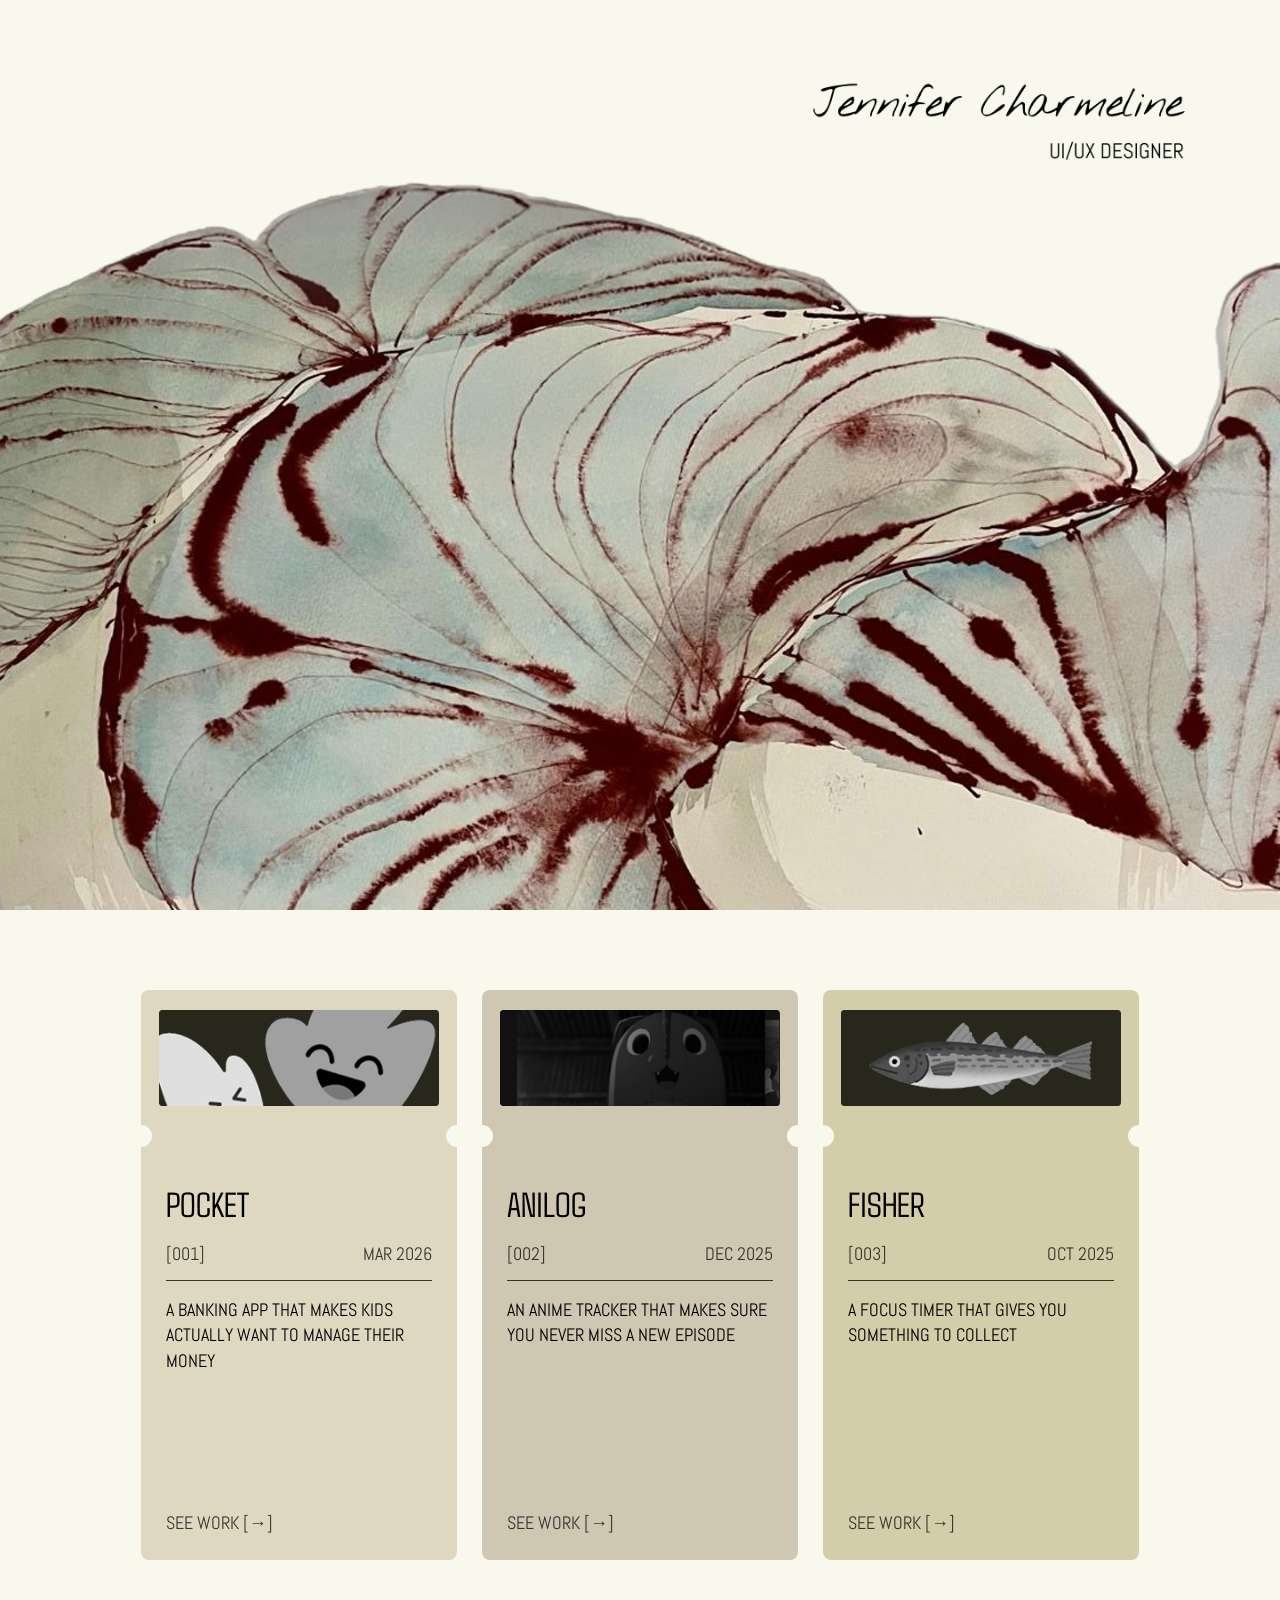
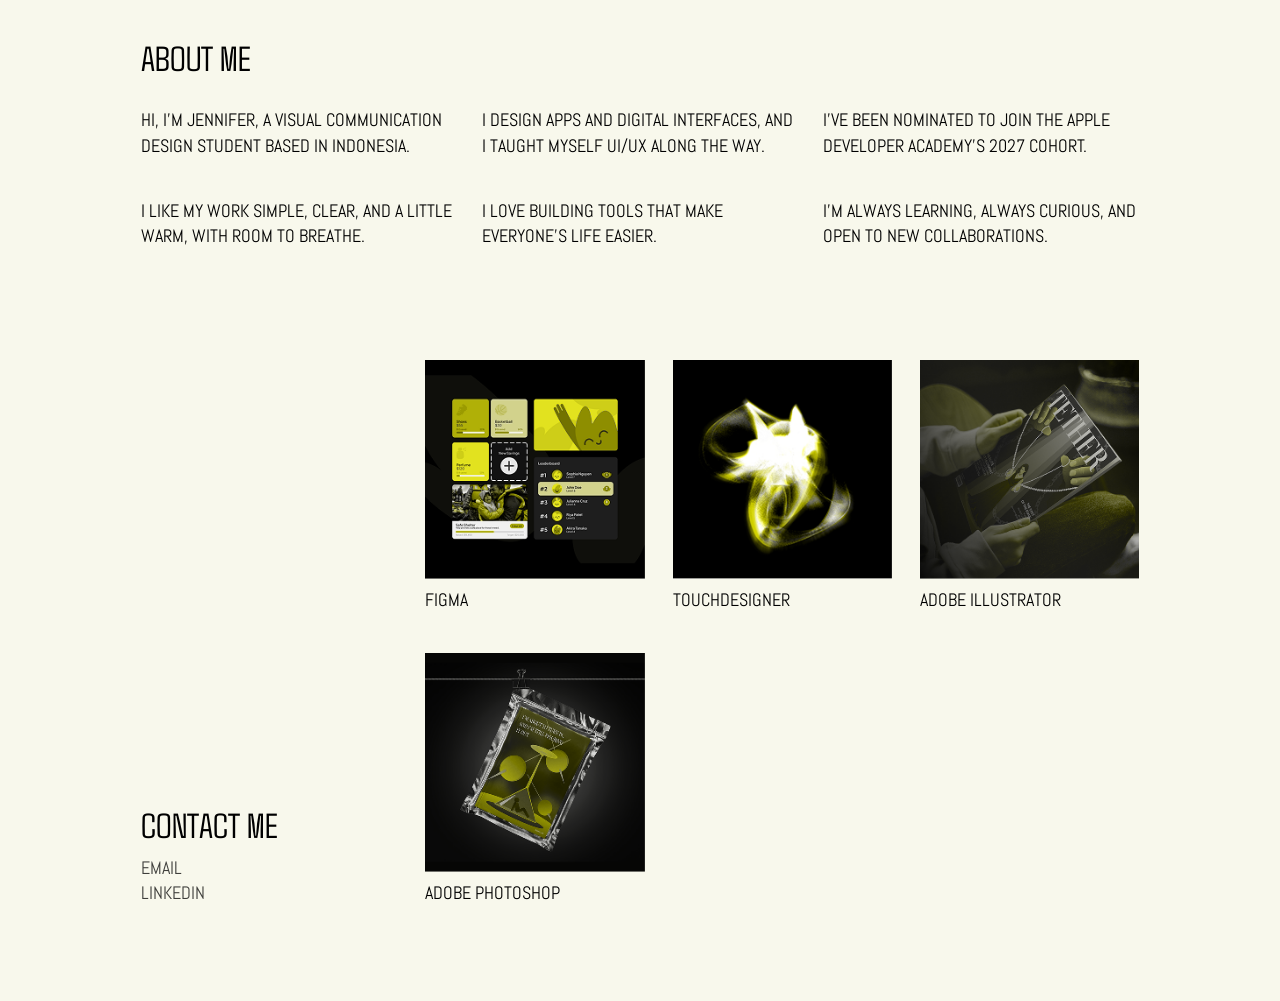
<file: index.html>
<!DOCTYPE html>
<html lang="en">
  <head>
    <meta charset="UTF-8" />
    <meta name="viewport" content="width=device-width, initial-scale=1.0" />
    <title>Jennifer Charmeline</title>
    <link rel="stylesheet" href="style.css" />
  </head>
  <body>
    <!-- HERO -->
    <header class="hero">
      <img
        src="images/HOMEPAGE HERO.png"
        alt="Jennifer Charmeline, UI/UX Designer"
      />
    </header>

    <main class="wrap">
      <!-- PROJECT CARDS -->
      <section class="cards">
        <a class="card pocket" href="pocket.html">
          <div class="card-img">
            <img src="images/POCKET CARD.png" alt="Pocket app preview" />
          </div>
          <div class="card-body">
            <h2>Pocket</h2>
            <div class="meta soft"><span>[001]</span><span>Mar 2026</span></div>
            <p>
              A banking app that makes kids actually want to manage their money
            </p>
            <p class="see soft">See work [→]</p>
          </div>
        </a>

        <a class="card anilog" href="anilog.html">
          <div class="card-img">
            <img src="images/ANILOG CARD.png" alt="AniLog app preview" />
          </div>
          <div class="card-body">
            <h2>AniLog</h2>
            <div class="meta soft"><span>[002]</span><span>Dec 2025</span></div>
            <p>An anime tracker that makes sure you never miss a new episode</p>
            <p class="see soft">See work [→]</p>
          </div>
        </a>

        <a class="card fisher" href="fisher.html">
          <div class="card-img">
            <img src="images/FISHER CARD.png" alt="Fisher app preview" />
          </div>
          <div class="card-body">
            <h2>Fisher</h2>
            <div class="meta soft"><span>[003]</span><span>Oct 2025</span></div>
            <p>A focus timer that gives you something to collect</p>
            <p class="see soft">See work [→]</p>
          </div>
        </a>
      </section>

      <!-- ABOUT ME -->
      <section class="about">
        <h2>About Me</h2>
        <div class="about-grid">
          <p>
            Hi, I’m Jennifer, a visual communication design student based in
            Indonesia.
          </p>
          <p>
            I design apps and digital interfaces, and I taught myself UI/UX
            along the way.
          </p>
          <p>
            I’ve been nominated to join the Apple Developer Academy’s 2027
            cohort.
          </p>
          <p>
            I like my work simple, clear, and a little warm, with room to
            breathe.
          </p>
          <p>I love building tools that make everyone’s life easier.</p>
          <p>
            I’m always learning, always curious, and open to new collaborations.
          </p>
        </div>
      </section>

      <!-- GALLERY + CONTACT -->
      <section class="bottom">
        <div class="contact">
          <h2>Contact Me</h2>
          <a class="soft" href="mailto:jennifercw24@gmail.com">Email</a>
          <a
            class="soft"
            href="https://linkedin.com/in/jennifercharmeline/"
            target="_blank"
            rel="noopener"
            >LinkedIn</a
          >
        </div>

        <div class="gallery">
          <figure>
            <img src="images/FIGMA.png" alt="Figma work" />
            <figcaption>Figma</figcaption>
          </figure>
          <figure>
            <img src="images/TOUCH DESIGNER.png" alt="TouchDesigner work" />
            <figcaption>TouchDesigner</figcaption>
          </figure>
          <figure>
            <img
              src="images/ADOBE ILLUSTRATOR.png"
              alt="Adobe Illustrator work"
            />
            <figcaption>Adobe Illustrator</figcaption>
          </figure>
          <figure>
            <img src="images/ADOBE PHOTOSHOP.png" alt="Adobe Photoshop work" />
            <figcaption>Adobe Photoshop</figcaption>
          </figure>
        </div>
      </section>
    </main>
  </body>
</html>
</file>
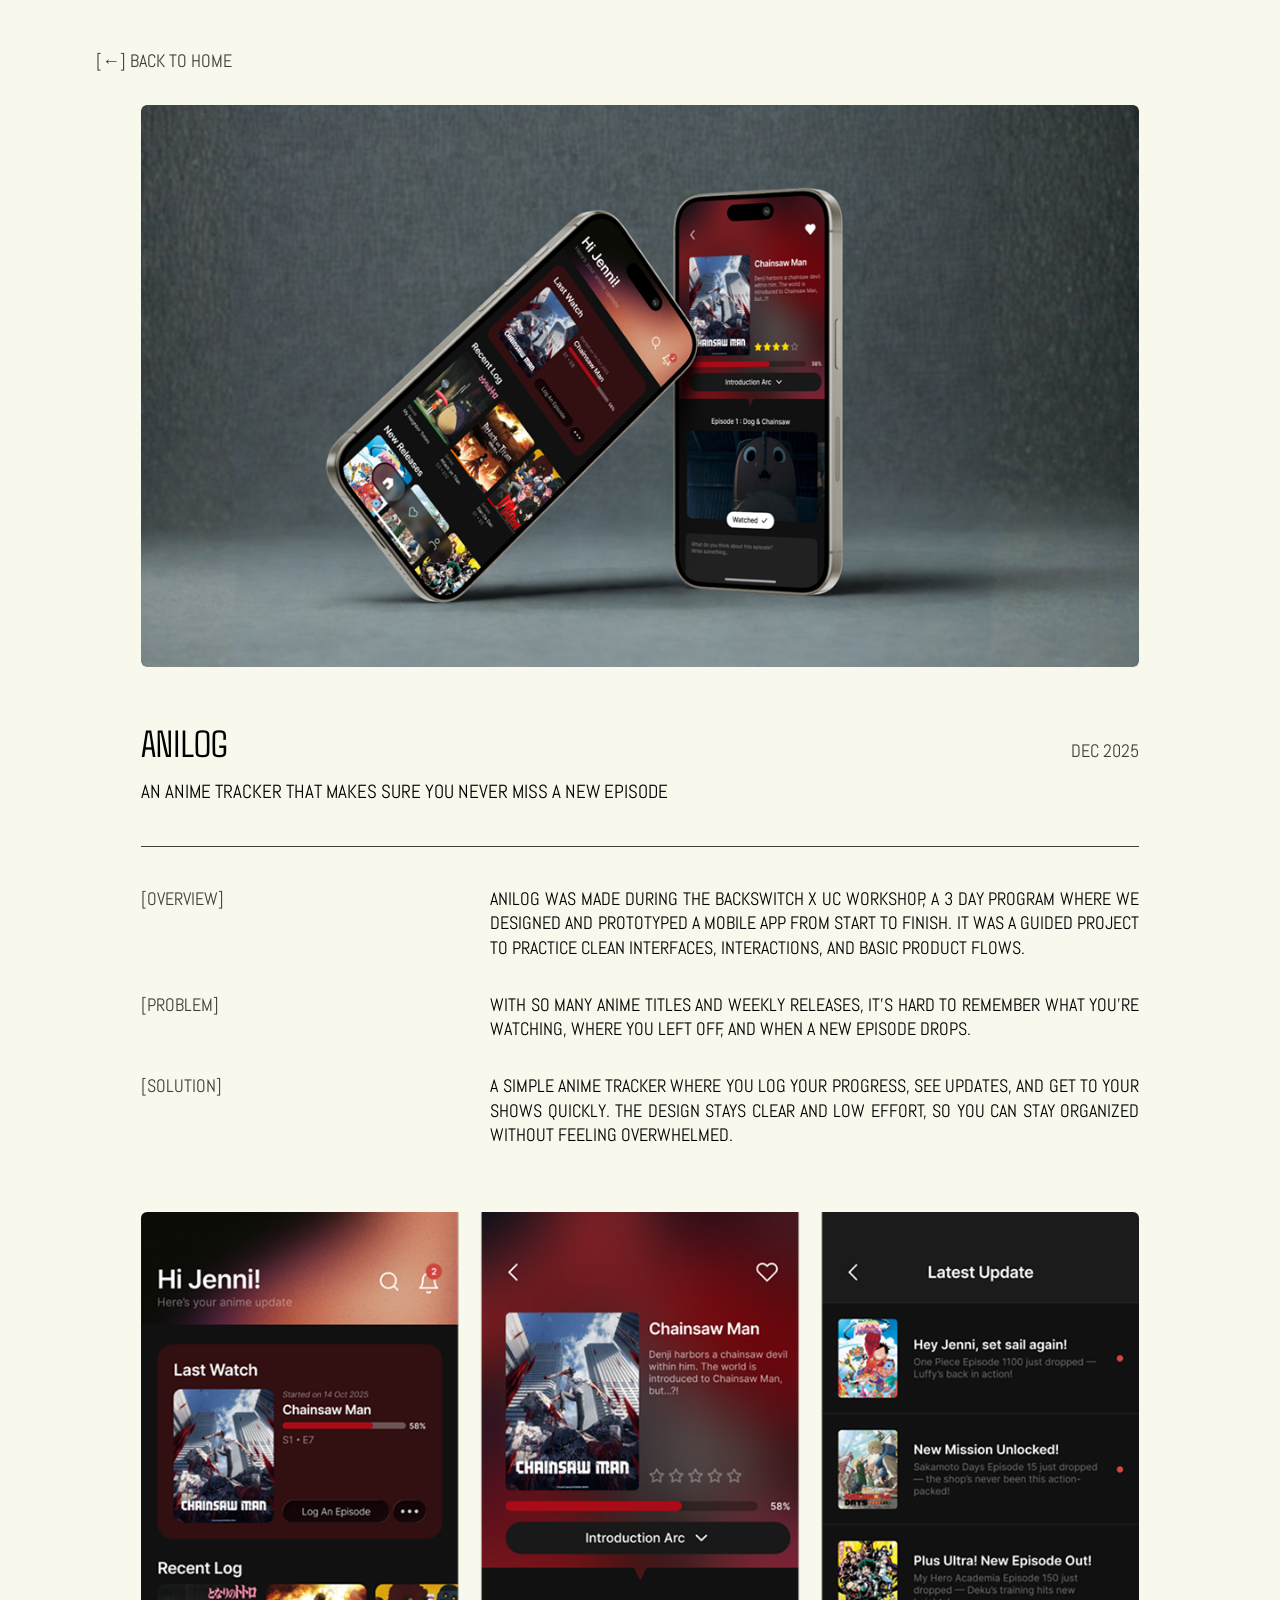
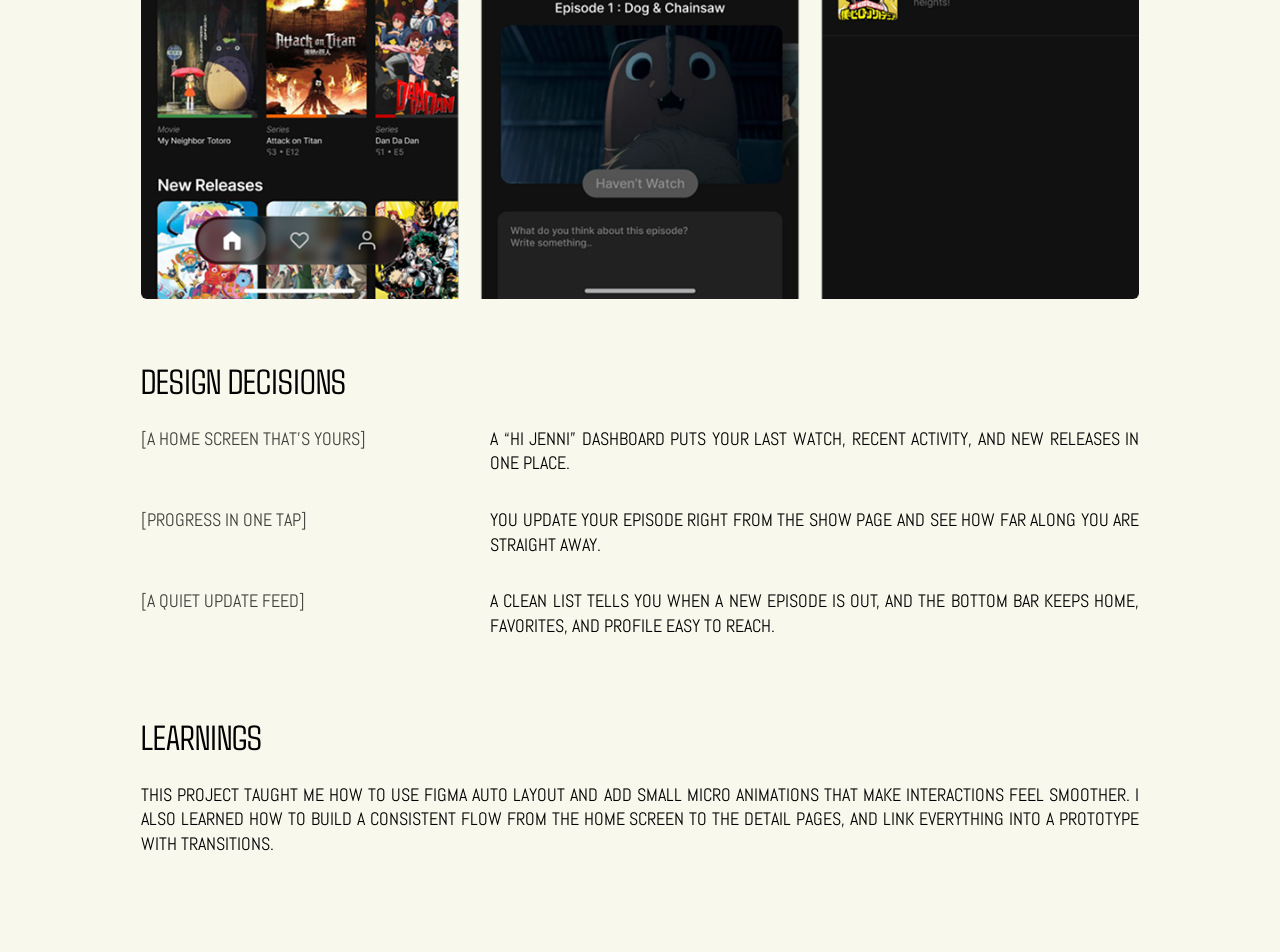
<file: anilog.html>
<!DOCTYPE html>
<html lang="en">
  <head>
    <meta charset="UTF-8" />
    <meta name="viewport" content="width=device-width, initial-scale=1.0" />
    <title>AniLog | Jennifer Charmeline</title>
    <link rel="stylesheet" href="style.css" />
  </head>
  <body>
    <a class="back soft" href="index.html">[←] Back to home</a>

    <main class="wrap">
      <!-- "wide" makes this hero 16:9 instead of 3:2 -->
      <img
        class="hero-img wide"
        src="images/ANILOG HERO.png"
        alt="AniLog app on two phones"
      />

      <div class="title-row">
        <h1>AniLog</h1>
        <p class="soft">Dec 2025</p>
      </div>
      <p class="tagline">
        An anime tracker that makes sure you never miss a new episode
      </p>
      <hr />

      <section>
        <div class="row">
          <p class="soft">[Overview]</p>
          <p>
            AniLog was made during the Backswitch x UC Workshop, a 3 day program
            where we designed and prototyped a mobile app from start to finish.
            It was a guided project to practice clean interfaces, interactions,
            and basic product flows.
          </p>
        </div>
        <div class="row">
          <p class="soft">[Problem]</p>
          <p>
            With so many anime titles and weekly releases, it’s hard to remember
            what you’re watching, where you left off, and when a new episode
            drops.
          </p>
        </div>
        <div class="row">
          <p class="soft">[Solution]</p>
          <p>
            A simple anime tracker where you log your progress, see updates, and
            get to your shows quickly. The design stays clear and low effort, so
            you can stay organized without feeling overwhelmed.
          </p>
        </div>
      </section>

      <img
        class="screens"
        src="images/ANILOG IMAGE.png"
        alt="AniLog app screens"
      />

      <section class="decisions">
        <h2>Design Decisions</h2>
        <div class="row">
          <p class="soft">[A home screen that’s yours]</p>
          <p>
            A “Hi Jenni” dashboard puts your last watch, recent activity, and
            new releases in one place.
          </p>
        </div>
        <div class="row">
          <p class="soft">[Progress in one tap]</p>
          <p>
            You update your episode right from the show page and see how far
            along you are straight away.
          </p>
        </div>
        <div class="row">
          <p class="soft">[A quiet update feed]</p>
          <p>
            A clean list tells you when a new episode is out, and the bottom bar
            keeps Home, Favorites, and Profile easy to reach.
          </p>
        </div>
      </section>

      <section class="learnings">
        <h2>Learnings</h2>
        <p>
          This project taught me how to use Figma Auto Layout and add small
          micro animations that make interactions feel smoother. I also learned
          how to build a consistent flow from the home screen to the detail
          pages, and link everything into a prototype with transitions.
        </p>
      </section>
    </main>
  </body>
</html>
</file>
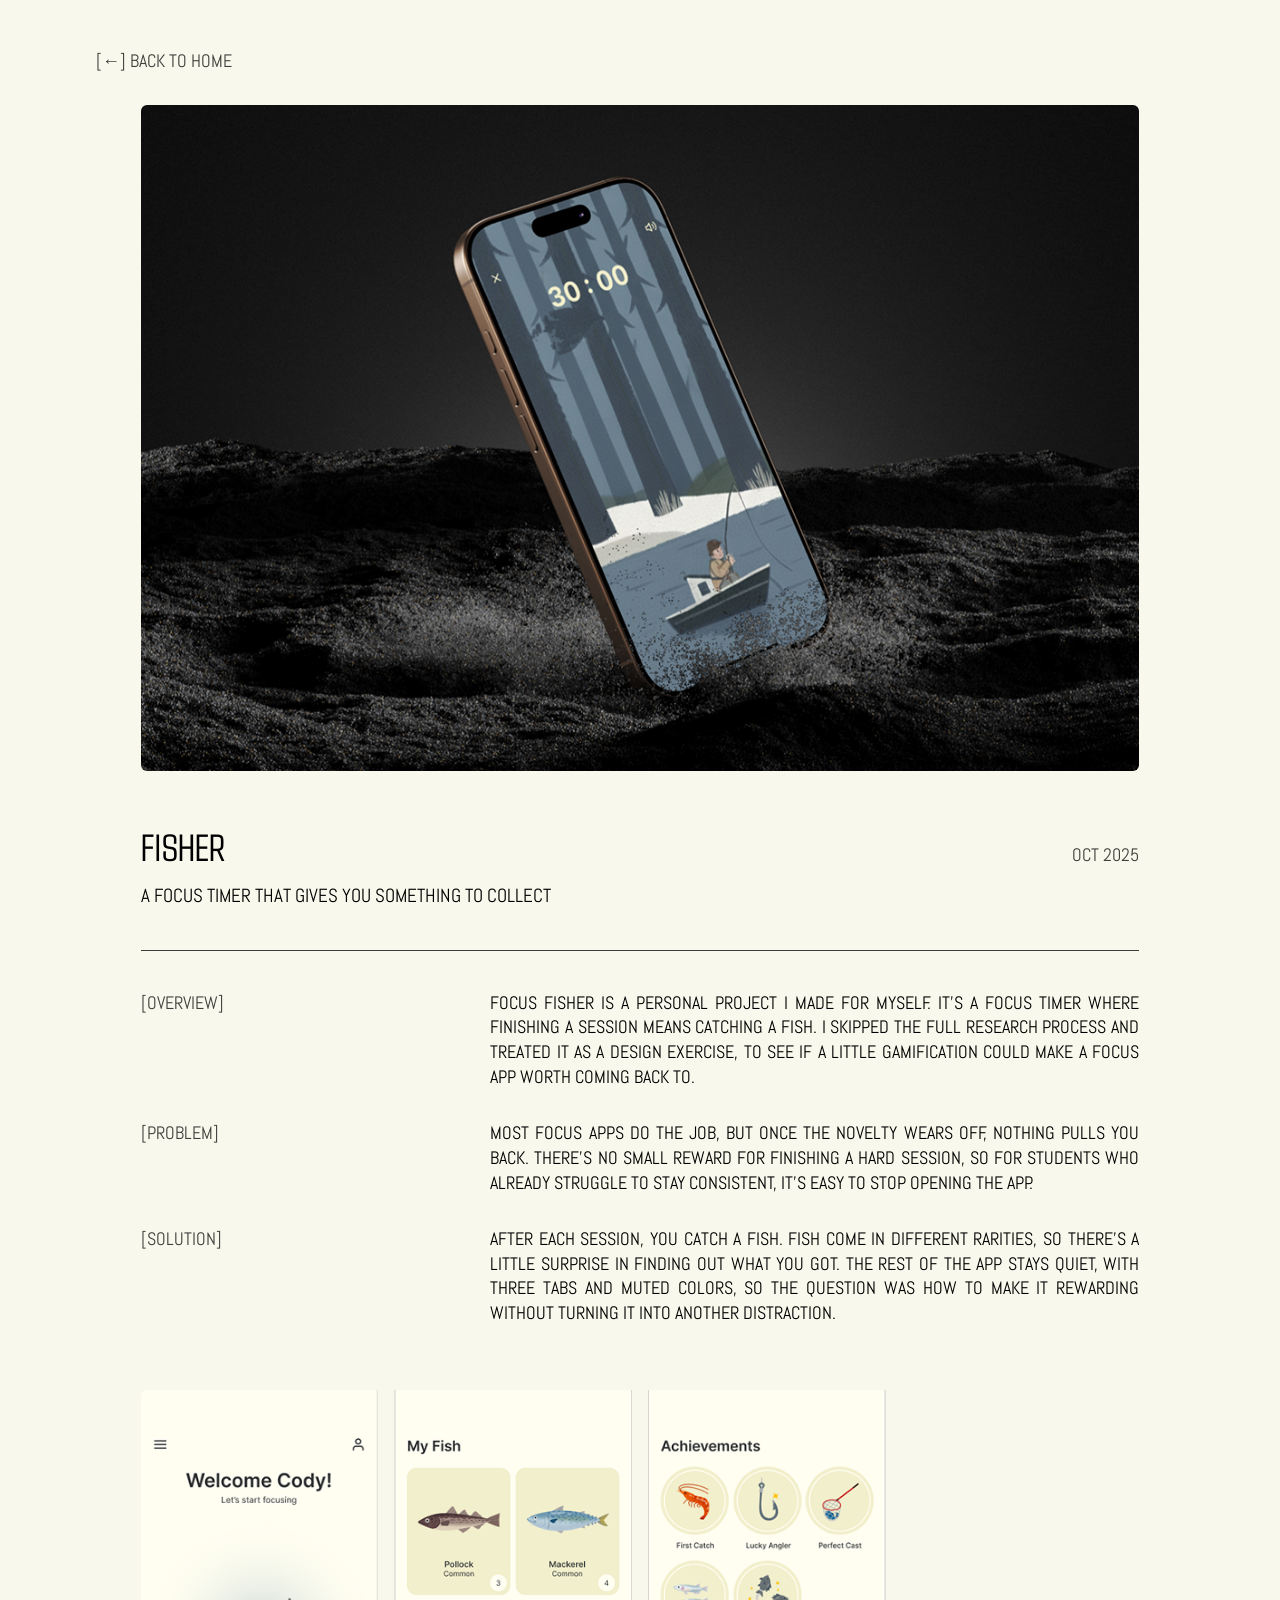
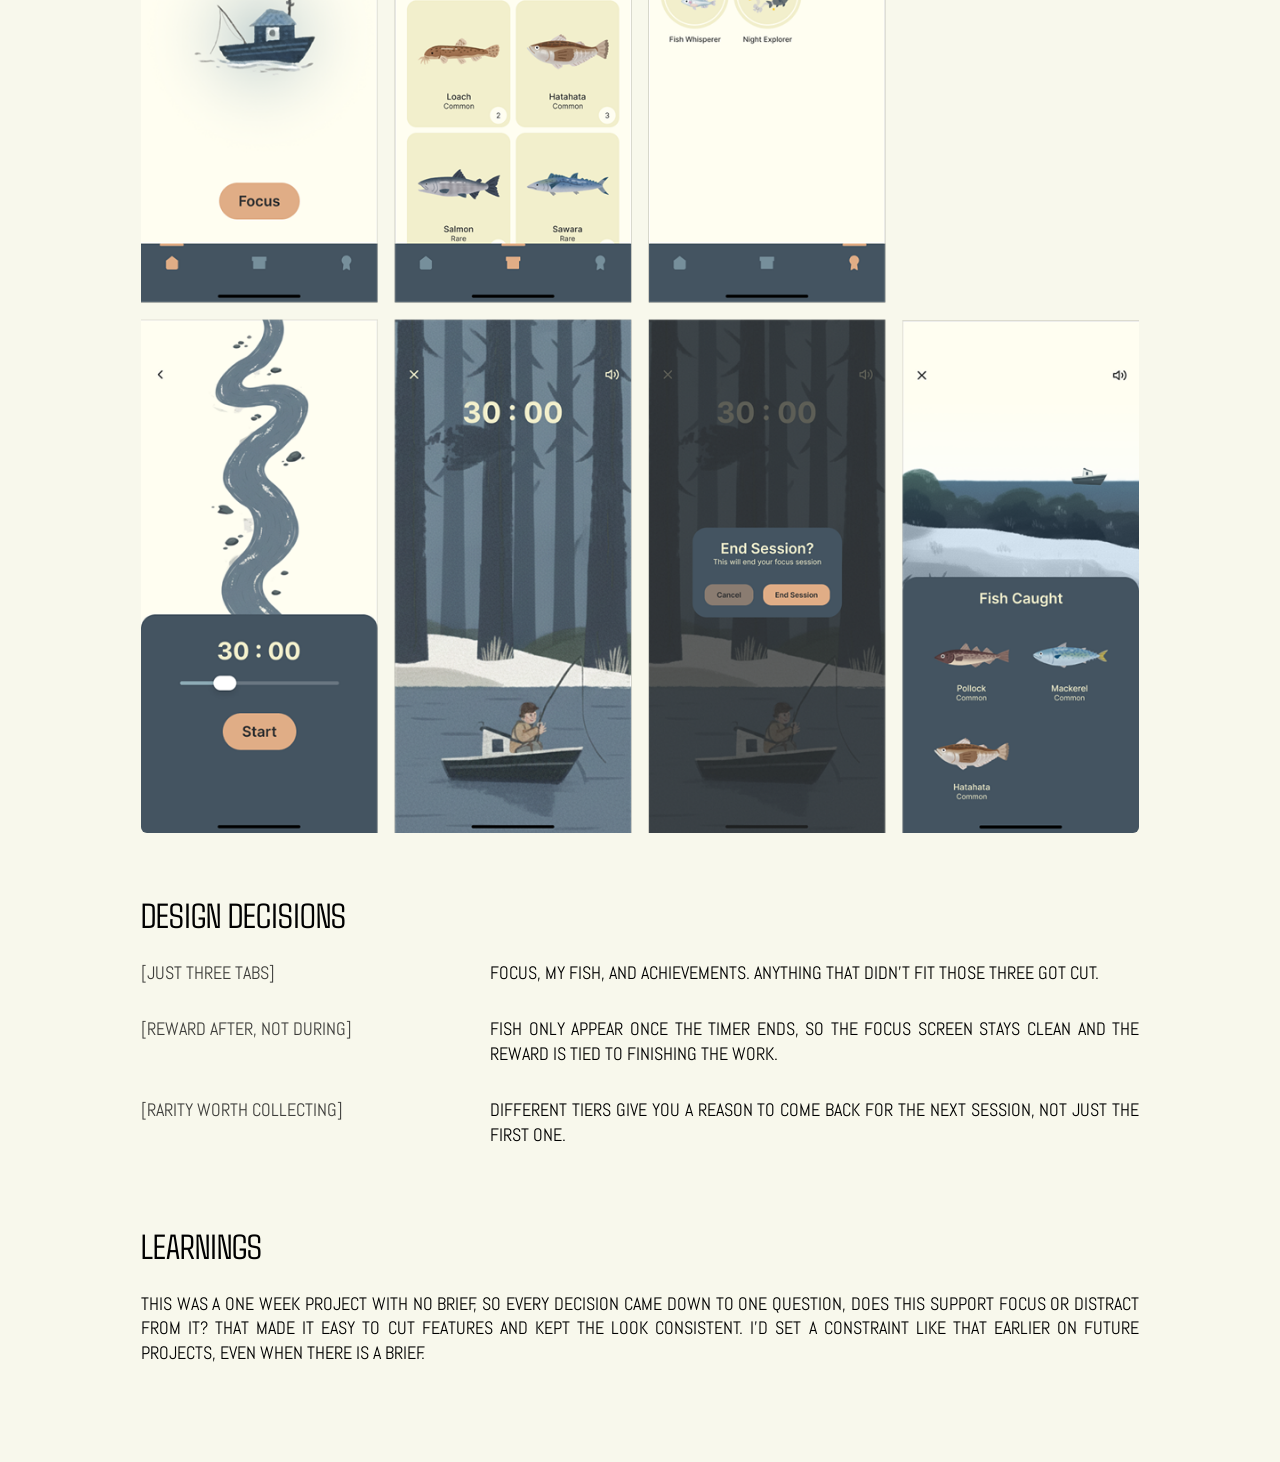
<file: fisher.html>
<!DOCTYPE html>
<html lang="en">
  <head>
    <meta charset="UTF-8" />
    <meta name="viewport" content="width=device-width, initial-scale=1.0" />
    <title>Fisher | Jennifer Charmeline</title>
    <link rel="stylesheet" href="style.css" />
  </head>
  <body>
    <a class="back soft" href="index.html">[←] Back to home</a>

    <main class="wrap">
      <img
        class="hero-img"
        src="images/FISHER HERO.png"
        alt="Fisher focus timer on a phone"
      />

      <div class="title-row">
        <h1>Fisher</h1>
        <p class="soft">Oct 2025</p>
      </div>
      <p class="tagline">A focus timer that gives you something to collect</p>
      <hr />

      <section>
        <div class="row">
          <p class="soft">[Overview]</p>
          <p>
            Focus Fisher is a personal project I made for myself. It’s a focus
            timer where finishing a session means catching a fish. I skipped the
            full research process and treated it as a design exercise, to see if
            a little gamification could make a focus app worth coming back to.
          </p>
        </div>
        <div class="row">
          <p class="soft">[Problem]</p>
          <p>
            Most focus apps do the job, but once the novelty wears off, nothing
            pulls you back. There’s no small reward for finishing a hard
            session, so for students who already struggle to stay consistent,
            it’s easy to stop opening the app.
          </p>
        </div>
        <div class="row">
          <p class="soft">[Solution]</p>
          <p>
            After each session, you catch a fish. Fish come in different
            rarities, so there’s a little surprise in finding out what you got.
            The rest of the app stays quiet, with three tabs and muted colors,
            so the question was how to make it rewarding without turning it into
            another distraction.
          </p>
        </div>
      </section>

      <img
        class="screens"
        src="images/FISHER IMAGE.png"
        alt="Fisher app screens"
      />

      <section class="decisions">
        <h2>Design Decisions</h2>
        <div class="row">
          <p class="soft">[Just three tabs]</p>
          <p>
            Focus, My Fish, and Achievements. Anything that didn’t fit those
            three got cut.
          </p>
        </div>
        <div class="row">
          <p class="soft">[Reward after, not during]</p>
          <p>
            Fish only appear once the timer ends, so the focus screen stays
            clean and the reward is tied to finishing the work.
          </p>
        </div>
        <div class="row">
          <p class="soft">[Rarity worth collecting]</p>
          <p>
            Different tiers give you a reason to come back for the next session,
            not just the first one.
          </p>
        </div>
      </section>

      <section class="learnings">
        <h2>Learnings</h2>
        <p>
          This was a one week project with no brief, so every decision came down
          to one question, does this support focus or distract from it? That
          made it easy to cut features and kept the look consistent. I’d set a
          constraint like that earlier on future projects, even when there is a
          brief.
        </p>
      </section>
    </main>
  </body>
</html>
</file>
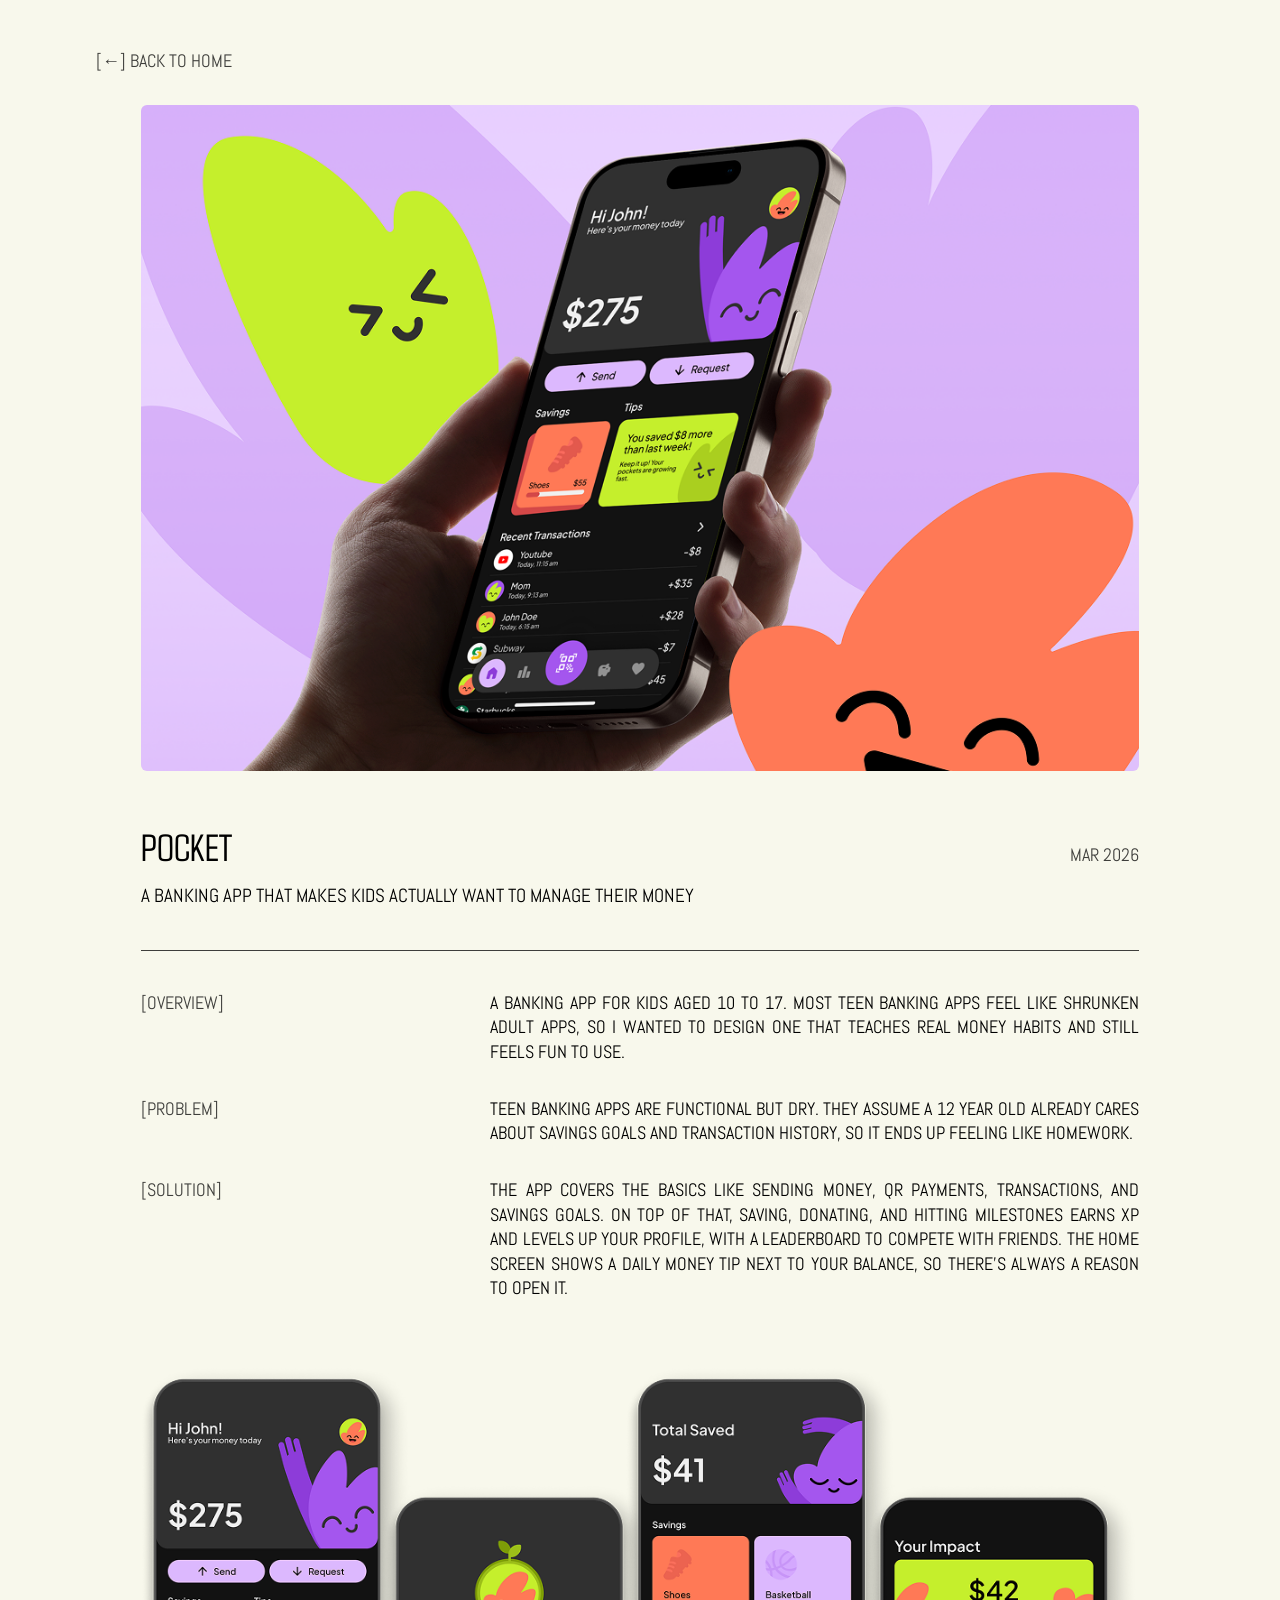
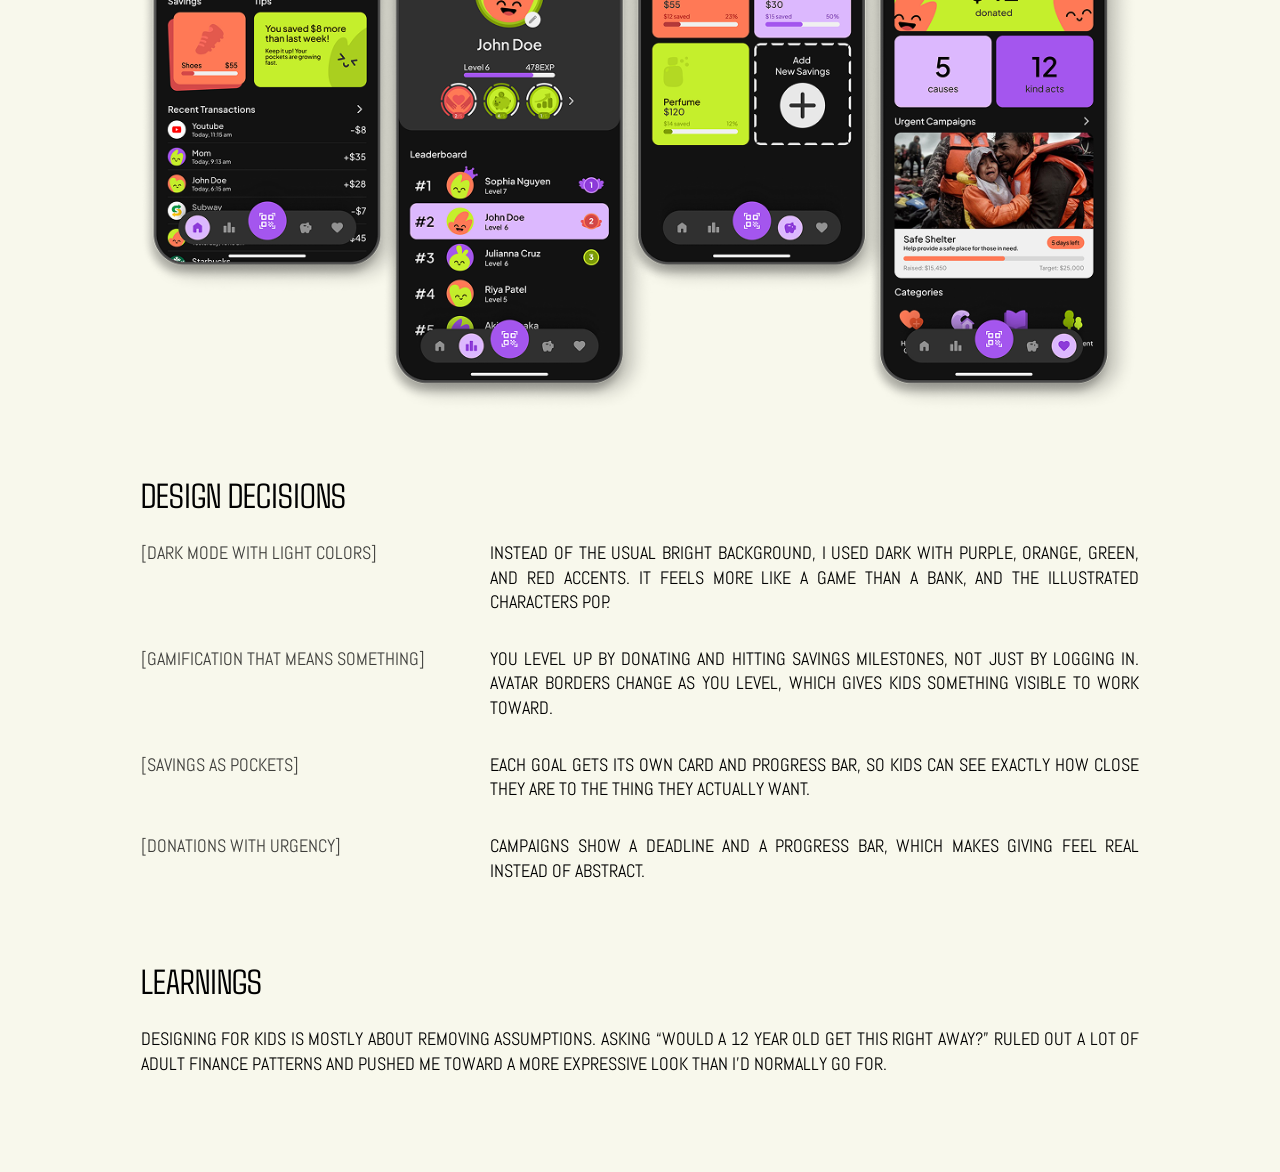
<file: pocket.html>
<!DOCTYPE html>
<html lang="en">
  <head>
    <meta charset="UTF-8" />
    <meta name="viewport" content="width=device-width, initial-scale=1.0" />
    <title>Pocket | Jennifer Charmeline</title>
    <link rel="stylesheet" href="style.css" />
  </head>
  <body>
    <a class="back soft" href="index.html">[←] Back to home</a>

    <main class="wrap">
      <img
        class="hero-img"
        src="images/POCKET HERO.png"
        alt="Pocket app on a phone"
      />

      <div class="title-row">
        <h1>Pocket</h1>
        <p class="soft">Mar 2026</p>
      </div>
      <p class="tagline">
        A banking app that makes kids actually want to manage their money
      </p>
      <hr />

      <section>
        <div class="row">
          <p class="soft">[Overview]</p>
          <p>
            A banking app for kids aged 10 to 17. Most teen banking apps feel
            like shrunken adult apps, so I wanted to design one that teaches
            real money habits and still feels fun to use.
          </p>
        </div>
        <div class="row">
          <p class="soft">[Problem]</p>
          <p>
            Teen banking apps are functional but dry. They assume a 12 year old
            already cares about savings goals and transaction history, so it
            ends up feeling like homework.
          </p>
        </div>
        <div class="row">
          <p class="soft">[Solution]</p>
          <p>
            The app covers the basics like sending money, QR payments,
            transactions, and savings goals. On top of that, saving, donating,
            and hitting milestones earns XP and levels up your profile, with a
            leaderboard to compete with friends. The home screen shows a daily
            money tip next to your balance, so there’s always a reason to open
            it.
          </p>
        </div>
      </section>

      <img
        class="screens"
        src="images/POCKET IMAGE.png"
        alt="Pocket app screens"
      />

      <section class="decisions">
        <h2>Design Decisions</h2>
        <div class="row">
          <p class="soft">[Dark mode with light colors]</p>
          <p>
            Instead of the usual bright background, I used dark with purple,
            orange, green, and red accents. It feels more like a game than a
            bank, and the illustrated characters pop.
          </p>
        </div>
        <div class="row">
          <p class="soft">[Gamification that means something]</p>
          <p>
            You level up by donating and hitting savings milestones, not just by
            logging in. Avatar borders change as you level, which gives kids
            something visible to work toward.
          </p>
        </div>
        <div class="row">
          <p class="soft">[Savings as pockets]</p>
          <p>
            Each goal gets its own card and progress bar, so kids can see
            exactly how close they are to the thing they actually want.
          </p>
        </div>
        <div class="row">
          <p class="soft">[Donations with urgency]</p>
          <p>
            Campaigns show a deadline and a progress bar, which makes giving
            feel real instead of abstract.
          </p>
        </div>
      </section>

      <section class="learnings">
        <h2>Learnings</h2>
        <p>
          Designing for kids is mostly about removing assumptions. Asking “would
          a 12 year old get this right away?” ruled out a lot of adult finance
          patterns and pushed me toward a more expressive look than I’d normally
          go for.
        </p>
      </section>
    </main>
  </body>
</html>
</file>
<file: style.css>
/* ---------- FONTS (files live in the fonts folder) ---------- */
@font-face {
  font-family: 'Abel';
  src: url('fonts/Abel-Regular.ttf') format('truetype');
}
@font-face {
  font-family: 'Agdasima';
  src: url('fonts/Agdasima-Regular.ttf') format('truetype');
}

/* ---------- BASICS ---------- */
:root {
  --bg: #F8F8EC;
  --text: #000;
  --soft: rgba(0, 0, 0, 0.75); /* the lighter text */
}

* {
  box-sizing: border-box;
  margin: 0;
  padding: 0;
}

body {
  background: var(--bg);
  color: var(--text);
  font-family: 'Abel', sans-serif;
  font-size: 18px;
  line-height: 1.4;
  text-transform: uppercase;
}

a {
  color: inherit;
  text-decoration: none;
}

img {
  display: block;
  width: 100%;
}

h1, h2 {
  font-family: 'Agdasima', sans-serif;
  font-weight: 400;
  line-height: 1;
}

h1 { font-size: 2.4rem; }
h2 { font-size: 2.2rem; }

.soft { color: var(--soft); }

/* the centered content area (78% wide, like the Figma design) */
.wrap {
  width: 78%;
  margin: 0 auto;
}


/* ---------- HOME: HERO ---------- */
/* the hero is one image with the name already on it */
.hero img {
  width: 100%;
  height: auto;
}


/* ---------- HOME: PROJECT CARDS ---------- */
.cards {
  display: grid;
  grid-template-columns: repeat(3, 1fr);
  gap: 25px;
  margin: 5rem auto;
}

.card {
  display: flex;
  flex-direction: column;
  min-height: 570px;
  padding: 20px 18px 25px;
  border-radius: 8px;
  transition: transform 0.2s;
}

.card:hover { transform: translateY(-4px); }

.pocket { background: #DED8C0; }
.anilog { background: #CFC7B2; }
.fisher { background: #D3CDA9; }

.card-img {
  position: relative;
  height: 96px;
  margin-bottom: 80px;
  background: #2b2b22;
  border-radius: 4px;
}

.card-img img {
  height: 100%;
  object-fit: cover;
  border-radius: 4px;
}

/* the two little "ticket notches" on each side */
.card-img::before,
.card-img::after {
  content: "";
  position: absolute;
  top: 115px;
  width: 22px;
  height: 22px;
  border-radius: 50%;
  background: var(--bg);
}
.card-img::before { left: -29px; }
.card-img::after { right: -29px; }

.card-body {
  display: flex;
  flex-direction: column;
  flex: 1;
  padding: 0 7px;
}

.meta {
  display: flex;
  justify-content: space-between;
  margin: 1.2rem 0 1rem;
  padding-bottom: 0.9rem;
  border-bottom: 1px solid var(--soft);
}

.see { margin-top: auto; }


/* ---------- HOME: ABOUT ME ---------- */
.about { margin-bottom: 7rem; }

.about-grid {
  display: grid;
  grid-template-columns: repeat(3, 1fr);
  gap: 2.5rem 25px;
  margin-top: 2rem;
}


/* ---------- HOME: GALLERY + CONTACT ---------- */
.bottom {
  display: grid;
  grid-template-columns: 1fr 2.75fr;
  gap: 25px;
  align-items: end;
  margin: 0 auto 6rem;
}

.contact h2 { margin-bottom: 0.8rem; }
.contact a { display: block; }

.gallery {
  display: grid;
  grid-template-columns: repeat(3, 1fr);
  gap: 2.5rem 28px;
}

.gallery img {
  aspect-ratio: 1 / 1;
  object-fit: cover;
}

.gallery figcaption { margin-top: 0.5rem; }


/* ---------- PROJECT PAGES ---------- */
.back {
  display: block;
  padding: 3rem 7.5% 2rem;
}

.hero-img {
  aspect-ratio: 3 / 2;
  object-fit: cover;
  border-radius: 6px;
}
.hero-img.wide { aspect-ratio: 16 / 9; }

.title-row {
  display: flex;
  justify-content: space-between;
  align-items: baseline;
  margin-top: 3.5rem;
}

.tagline {
  margin: 1rem 0 2.5rem;
  font-size: 1.2rem;
}

hr {
  border: none;
  border-top: 1px solid var(--soft);
  margin-bottom: 2.5rem;
}

/* label on the left, text on the right */
.row {
  display: grid;
  grid-template-columns: 1fr 2fr;
  gap: 25px;
  margin-bottom: 2rem;
}

.row p,
.learnings p {
  text-align: justify;
  font-size: 1.1rem;
}

.screens {
  margin: 4rem 0;
  border-radius: 6px;
}

.decisions > h2,
.learnings > h2 { margin-bottom: 1.8rem; }

.learnings { padding: 3rem 0 6rem; }
</file>
